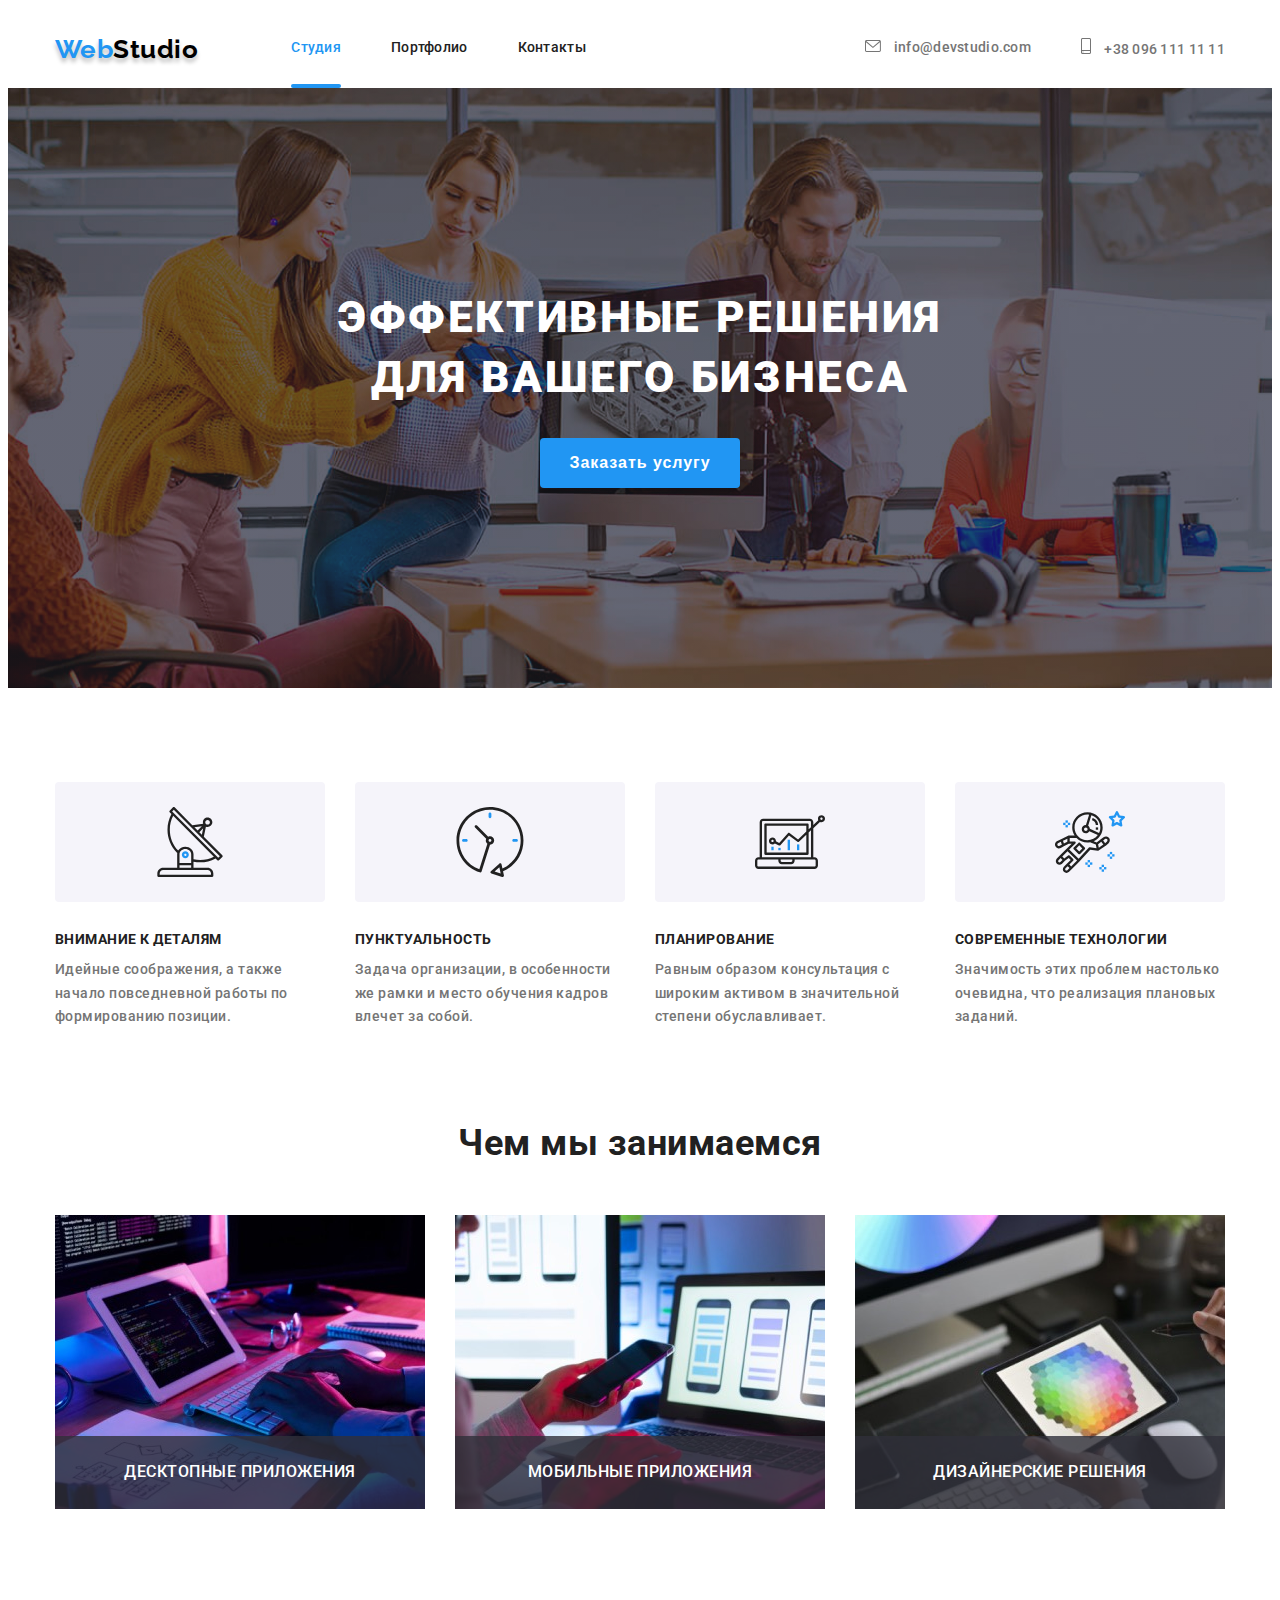
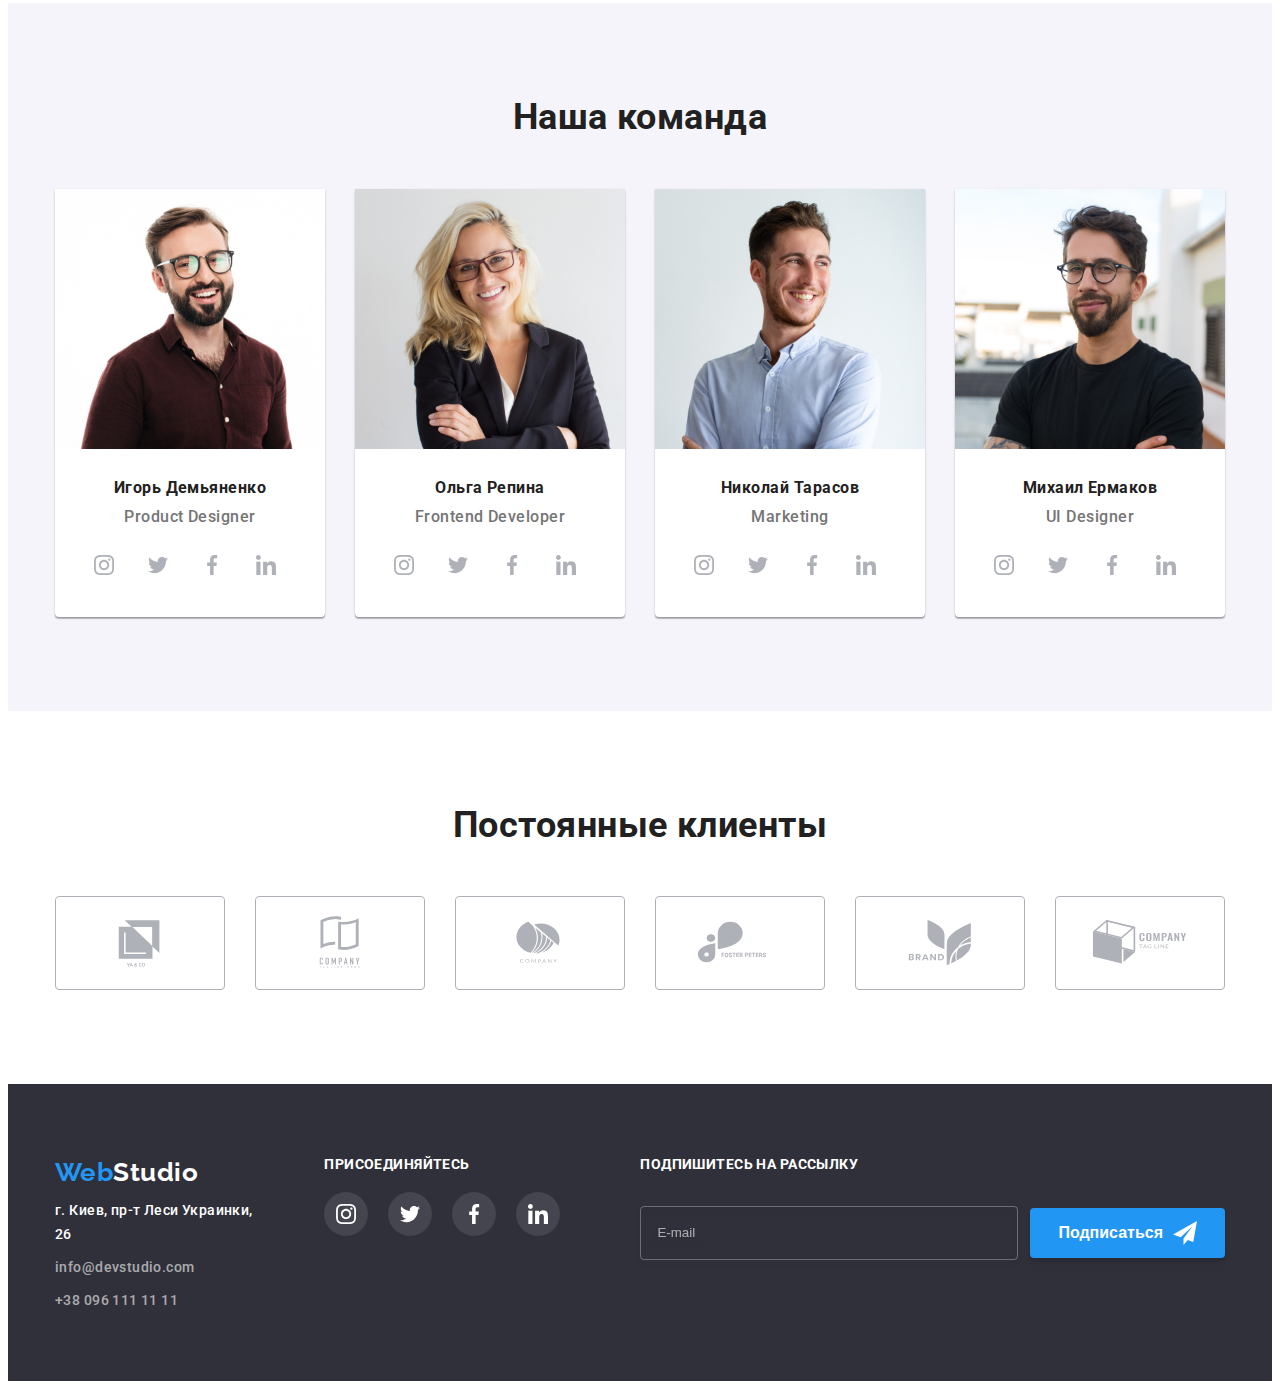
<file: index.html>
<!DOCTYPE html>
<html lang="ru">
  <head>
    <meta charset="UTF-8" />
    <meta http-equiv="X-UA-Compatible" content="IE=edge" />
    <meta name="viewport" content="width=device-width, initial-scale=1.0" />
    <link
      rel="stylesheet"
      href="https://cdnjs.cloudflare.com/ajax/libs/modern-normalize/1.0.0/modern-normalize.min.css"
      integrity="sha512-ISS7cAi1PEhQ8jnbJpJZMd29NlhNj4AWYyLOSp2CE/CsHxTCu+r+t0D2yoJudVrd0/8fTVPUVDzY5Tvli75u/g=="
      crossorigin="anonymous"
    />
    <link rel="stylesheet" href="./css/main.min.css" />
    <link rel="preconnect" href="https://fonts.gstatic.com" />
    <link
      href="https://fonts.googleapis.com/css2?family=Raleway:wght@700&family=Roboto:wght@400;500;700;900&display=swap"
      rel="stylesheet"
    />
    <title>WebStudio</title>
  </head>
  <body class="body">
    <!-- Header -->
   
    <header >
      <div class="container main-nav">
        <nav class="main-nav">
          <a href="" class="linklogo"
            ><span class="weblogo">Web</span
            ><span class="studiologo">Studio</span></a
          >
          <ul class="list menu">
            <li class="menu__item">
              <a href="./index.html" class="menu__link menu__studio menu__studio--current ">Студия</a>
            </li>
            <li class="menu__item">
              <a href="./portfolio.html" class="menu__link menu__portfolio "
                >Портфолио</a
              >
            </li>
            <li class="menu__item">
              <a href="" class="menu__link contacts-menu">Контакты</a>
            </li>
          </ul>
        </nav>

        <ul class="contacts list">
          <li class="contacts__item">
            <a href="mailto:info@devstudio.com" class="contacts__link link">
              <svg class="icon-mail">
                <use href="./images/icons.svg#icon-envelope"></use>
              </svg>
              info@devstudio.com
            </a>
          </li>

          <li>
            <a href="tel:+38096111111" class="contacts__link link">
              <svg class="icon-smartphone">
                <use href="./images/icons.svg#icon-smartphone"></use>
              </svg>
              +38 096 111 11 11</a
            >
          </li>
        </ul>
      </div>
    </header>
    <!-- Main container -->
    <main>
      <section class="main section-pos">
        <div class="container">
          <h1 class="main__main-title title">
            Эффективные решения<br />
            для вашего бизнеса
          </h1>
          <button data-modal-open type="button" class="button main__main-button ">
            Заказать услугу
          </button>
        </div>
      </section>

      <!-- Оur features -->

      <section class="features section-pos">
        <div class="container">
          <ul class="features__list list">
            <!-- Feature 1 -->
            <li class="features__item">
              <div class="features__thumb">
                <svg class="icon">
                  <use href="./images/icons.svg#icon-antenna"></use>
                </svg>
              </div>
              <h3 class="features__title">ВНИМАНИЕ К ДЕТАЛЯМ</h3>

              <p class="features__par">
                Идейные соображения, а также начало повседневной работы по
                формированию позиции.
              </p>
            </li>
            <!-- Feature 2 -->
            <li class="features__item">
              <div class="features__thumb">
                <svg class="icon">
                  <use href="./images/icons.svg#icon-clock"></use>
                </svg>
              </div>
              <h3 class="features__title">ПУНКТУАЛЬНОСТЬ</h3>

              <p class="features__par">
                Задача организации, в особенности же рамки и место обучения
                кадров влечет за собой.
              </p>
            </li>
            <!-- Feature 3 -->
            <li class="features__item">
              <div class="features__thumb">
                <svg class="icon">
                  <use href="./images/icons.svg#icon-diagram"></use>
                </svg>
              </div>
              <h3 class="features__title">ПЛАНИРОВАНИЕ</h3>
              <p class="features__par">
                Равным образом консультация с широким активом в значительной
                степени обуславливает.
              </p>
            </li>
            <!-- Feature 4 -->
            <li class="features__item">
              <div class="features__thumb">
                <svg class="icon">
                  <use href="./images/icons.svg#icon-astronaut"></use>
                </svg>
              </div>
              <h3 class="features__title">СОВРЕМЕННЫЕ ТЕХНОЛОГИИ</h3>

              <p class="features__par">
                Значимость этих проблем настолько очевидна, что реализация
                плановых заданий.
              </p>
            </li>
          </ul>
        </div>
      </section>

      <!-- =============================WHAT WE DO=========================== -->
      <section class="what-we-do section-pos">
        <div class="container">
          <h2 class="what-we-do__title title">Чем мы занимаемся</h2>
          <ul class="what-we-do__list list">
            <li class="what-we-do__item">
              <img
                src="images/imglaptop1.jpg"
                alt="Написание кода"
                width="370"
                height="294"
        
              />
                <p class="what-we-do__desk">Десктопные приложения</p>
            </li>
            <li class="what-we-do__item">
              <img
                src="images/imglaptop2.jpg"
                alt="Телефон в руке"
                width="370"
                height="294"
              />
              <p class="what-we-do__desk">Мобильные приложения</p>
            </li>
            <li class="what-we-do__item">
              <img
                src="images/imgtablet3.jpg"
                alt="Цветовая палитра на планшете"
                width="370"
                height="294"
              />
              <p class="what-we-do__desk">Дизайнерские решения</p>
            </li>
          </ul>
        </div>
      </section>

      <!-- ==================================Our team ==============================-->
      <section class="our-team section-pos">
        <div class="container">
          <h2 class="our-team__title title">Наша команда</h2>
          <ul class="our-team__list list">
            <!-- Igor -->
            <li class="our-team__item">
              <img
                class="our-team-img"
                width="270"
                height="260"
                src="images/imgigor1.jpg"
                alt=" Игорь Демьяненко"
              />
              <div class="our-team__content">
                <h3 class="our-team__name">Игорь Демьяненко</h3>
                <p class="our-team__job">Product Designer</p>
                <ul class="list social__list">
                  <li class="social__list-link">
                    <a href="" class="social-link-icon circle">
                      <svg class="social-icon">
                        <use href="./images/icons.svg#icon-instagram"></use>
                      </svg>
                    </a>
                  </li>

                  <li class="social__list-link">
                    <a href="" class="social-link-icon circle">
                      <svg class="social-icon">
                        <use href="./images/icons.svg#icon-twitter"></use>
                      </svg>
                    </a>
                  </li>

                  <li class="social__list-link">
                    <a href="" class="social-link-icon circle">
                      <svg class="social-icon">
                        <use href="./images/icons.svg#icon-facebook"></use>
                      </svg>
                    </a>
                  </li>

                  <li class="social__list-link">
                    <a href="" class="social-link-icon circle">
                      <svg class="social-icon">
                        <use href="./images/icons.svg#icon-linkedin"></use>
                      </svg>
                    </a>
                  </li>
                </ul>
              </div>
            </li>
            <!-- Olga -->
            <li class="our-team__item">
              <img
                class="our-team-img"
                src="images/imgolga2.jpg"
                alt=" Ольга Репина"
                width="270"
                height="260"
              />
              <div class="our-team__content">
                <h3 class="our-team__name">Ольга Репина</h3>
                <p class="our-team__job">Frontend Developer</p>
                <ul class="list social__list">
                  <li class="social__list-link">
                    <a href="" class="social-link-icon circle">
                      <svg class="social-icon">
                        <use href="./images/icons.svg#icon-instagram"></use>
                      </svg>
                    </a>
                  </li>

                  <li class="social__list-link">
                    <a href="" class="social-link-icon circle">
                      <svg class="social-icon">
                        <use href="./images/icons.svg#icon-twitter"></use>
                      </svg>
                    </a>
                  </li>

                  <li class="social__list-link">
                    <a href="" class="social-link-icon circle">
                      <svg class="social-icon">
                        <use href="./images/icons.svg#icon-facebook"></use>
                      </svg>
                    </a>
                  </li>

                  <li class="social__list-link">
                    <a href="" class="social-link-icon circle">
                      <svg class="social-icon">
                        <use href="./images/icons.svg#icon-linkedin"></use>
                      </svg>
                    </a>
                  </li>
                </ul>
              </div>
            </li>
            <!-- Nikola -->
            <li class="our-team__item">
              <img
                class="our-team-img"
                src="images/imgnikola3.jpg"
                alt=" Николай Тарасов"
                width="270"
                height="260"
              />
              <div class="our-team__content">
                <h3 class="our-team__name">Николай Тарасов</h3>
                <p class="our-team__job">Marketing</p>
                <ul class="list social__list">
                  <li class="social__list-link">
                    <a href="" class="social-link-icon circle">
                      <svg class="social-icon">
                        <use href="./images/icons.svg#icon-instagram"></use>
                      </svg>
                    </a>
                  </li>

                  <li class="social__list-link">
                    <a href="" class="social-link-icon circle">
                      <svg class="social-icon">
                        <use href="./images/icons.svg#icon-twitter"></use>
                      </svg>
                    </a>
                  </li>

                  <li class="social__list-link">
                    <a href="" class="social-link-icon circle">
                      <svg class="social-icon">
                        <use href="./images/icons.svg#icon-facebook"></use>
                      </svg>
                    </a>
                  </li>

                  <li class="social__list-link">
                    <a href="" class="social-link-icon circle">
                      <svg class="social-icon">
                        <use href="./images/icons.svg#icon-linkedin"></use>
                      </svg>
                    </a>
                  </li>
                </ul>
              </div>
            </li>
            <!-- Misha -->
            
            <li class="our-team__item">
              <img
                class="our-team-img"
                src="images/imgmisha4.jpg"
                alt=" Михаил Ермаков"
                width="270"
                height="260"
              />
              <div class="our-team__content">
                <h3 class="our-team__name">Михаил Ермаков</h3>
                <p class="our-team__job">UI Designer</p>


                <ul class="list social__list">
                  <li class="social__list-link">
                    <a href="" class="social-link-icon circle">
                      <svg class="social-icon">
                        <use href="./images/icons.svg#icon-instagram"></use>
                      </svg>
                    </a>
                  </li>

                  <li class="social__list-link">
                    <a href="" class="social-link-icon circle">
                      <svg class="social-icon">
                        <use href="./images/icons.svg#icon-twitter"></use>
                      </svg>
                    </a>
                  </li>

                  <li class="social__list-link">
                    <a href="" class="social-link-icon circle">
                      <svg class="social-icon">
                        <use href="./images/icons.svg#icon-facebook"></use>
                      </svg>
                    </a>
                  </li>

                  <li class="social__list-link">
                    <a href="" class="social-link-icon circle">
                      <svg class="social-icon">
                        <use href="./images/icons.svg#icon-linkedin"></use>
                      </svg>
                    </a>
                  </li>
                </ul>
              </div>
            </li>
          </ul>
        </div>
      </section>

      <!-- ======================== CLIENTS-============ -->
      <section class="clients">
        <div class="container section-pos">
          <h2 class="title">Постоянные клиенты</h2>
          <ul class="clients-list list">
            <li class="clients-list__item">
             
                <a href="" class="clients-list__logo-link">
                  <svg class="clients-list__clients-logo">
                    <use href="./images/icons.svg#icon-Logo"></use>
                  </svg>
                </a>
           
            </li>

            <li class="clients-list__item">
           
                <a href="" class="clients-list__logo-link">
                  <svg class="clients-list__clients-logo">
                    <use href="./images/icons.svg#icon-Logo2"></use>
                  </svg>
                </a>
          
            </li>

            <li class="clients-list__item">
            
                <a href="" class="clients-list__logo-link">
                  <svg class="clients-list__clients-logo">
                    <use href="./images/icons.svg#icon-Logo3"></use>
                  </svg>
                </a>
         
            </li>
            <li class="clients-list__item">
             
                <a href="" class="clients-list__logo-link">
                  <svg class="clients-list__clients-logo">
                    <use href="./images/icons.svg#icon-Logo4"></use>
                  </svg>
                </a>
        
            </li>

            <li class="clients-list__item">
              
                <a href="" class="clients-list__logo-link">
                  <svg class="clients-list__clients-logo">
                    <use href="./images/icons.svg#icon-Logo5"></use>
                  </svg>
                </a>
           
            </li>

            <li class="clients-list__item">
           
                <a href="" class="clients-list__logo-link">
                  <svg class="clients-list__clients-logo">
                    <use href="./images/icons.svg#icon-Logo6"></use>
                  </svg>
                </a>
       
            </li>
          </ul>
        </div>
      </section>
    </main>
    <!-- ==================Footer===================== -->
    <footer class="footer section-pos">
      <div class="container footer__container">
        <div class="footer__left-block">
        <div class="footer__left-side">
          <a href="./index.html" class="linklogo linklogo-footer">
            <span class="footer__weblogo">Web</span
            ><span class="studiologo-white">Studio</span>
          </a>

          <address class="address">
            <ul class="adress-list list">
              <li class="adress-list__item">
                <p class="adress-p">г. Киев, пр-т Леси Украинки, 26</p>
              </li>
              <li class="adress-list__item">
                <a href="mailto:info@devstudio.com" class="adress-list__contact link"
                  >info@devstudio.com</a
                >
              </li>
              <li class="adress-list__item">
                <a href="tel:+380961111111" class="adress-list__contact link"
                  >+38 096 111 11 11</a
                >
              </li>
            </ul>
          </address>
        </div>
        <div class="footer-join">
          <p class="join-title">присоединяйтесь</p>
          <ul class="join-list list">
            <li class="join-item">
              <a class="join-icon" href="">
                <svg class="join-icon__logo">
                  <use href="./images/icons.svg#icon-instagram2"></use>
                </svg>
              </a>
            </li>
            <li class="join-item">
              <a class="join-icon" href="">
                <svg class="join-icon__logo">
                  <use href="./images/icons.svg#icon-twitter2"></use>
                </svg>
              </a>
            </li>
            <li class="join-item">
              <a class="join-icon" href="">
                <svg class="join-icon__logo">
                  <use href="./images/icons.svg#icon-facebook2"></use>
                </svg>
              </a>
            </li>
            <li class="join-item">
              <a class="join-icon" href="">
                <svg class="join-icon__logo">
                  <use href="./images/icons.svg#icon-linkedin2"></use>
                </svg>
              </a>
            </li>
          </ul>
        </div>
        </div>
        <!-- RIGHT BLOCK -->
        <div class="footer__right-block">
   
          <form class="footer-subscribe-form">
          
              <p class="footer-subscribe-text ">Подпишитесь на рассылку</p>
            
            <input
              class="footer-subscribe-form__subscribe-input"
              type="email"
              name="subscribe-user-email"
              placeholder="E-mail"
              id="user-email"
            />
          
            <button class=" button-subscribe" type="submit">
              Подписаться
              <svg class="button-subscribe__icon-send">
                <use href="./images/icons.svg#icon-send"></use>
              </svg>
            </button>
         
          </form>
      </div>
      </div>
    </footer>












    
    
    <div class="backdrop is-hidden" data-modal>
      <div class="modal">
        <p class="modal__text-title">Оставьте свои данные, мы вам перезвоним</p>
        <form>
          <label class="modal__label">Имя</label>
          <span class="modal__user-name-thumb">
            <input class="modal__input" type="text" name="user-name" />
            <svg class="modal__icon-modal modal__icon-person-modal">
              <use href="./images/icons.svg#icon-person"></use>
            </svg>
          </span>

          <label class="modal__label">Телефон</label>
          <span class="modal__user-phone-thumb">
            <input class="modal__input" type="tel" name="user-phone" />
            <svg class="modal__icon-modal modal__icon-phone-modal">
              <use href="./images/icons.svg#icon-phone"></use>
            </svg>
          </span>

          <label class="modal__label">Почта</label>
          <span class="modal__user-email-thumb">
            <input class="modal__input" type="email" name="user-email" />
            <svg class="modal__icon-modal modal__icon-email-modal">
              <use href="./images/icons.svg#icon-email"></use>
            </svg>
          </span>

          <label class="modal__label">Комментарий</label>
          <textarea
            placeholder="Введите текст"
            class="modal__user-comments"
            name="user-comments"
          ></textarea>

          <input
            class="modal__form-checkbox visually-hidden"
            type="checkbox"
            name="user-policy"
            id="user-policy"
          />

          <label class="user-agree-policy" for="user-policy">
            <span class="user-agree-policy__check-wrap">
              <svg class="user-agree-policy__icon-agree">
                <use href="./images/icons.svg#icon-check"></use>
              </svg>
            </span>
            Соглашаюсь с рассылкой и принимаю
            <a href="" class=" user-agree-policy__link">Условия договора</a></label
          >
          <button class="modal__form-button" type="submit">Отправить</button>
        </form>

        <button class="modal__close" type="button" data-modal-close>
          <svg class="modal__icon-close">
            <use href="./images/icons.svg#icon-close"></use>
          </svg>
        </button>
      </div>
    </div> 
    <script src="./modal.js"></script>
  </body>
</html>
</file>
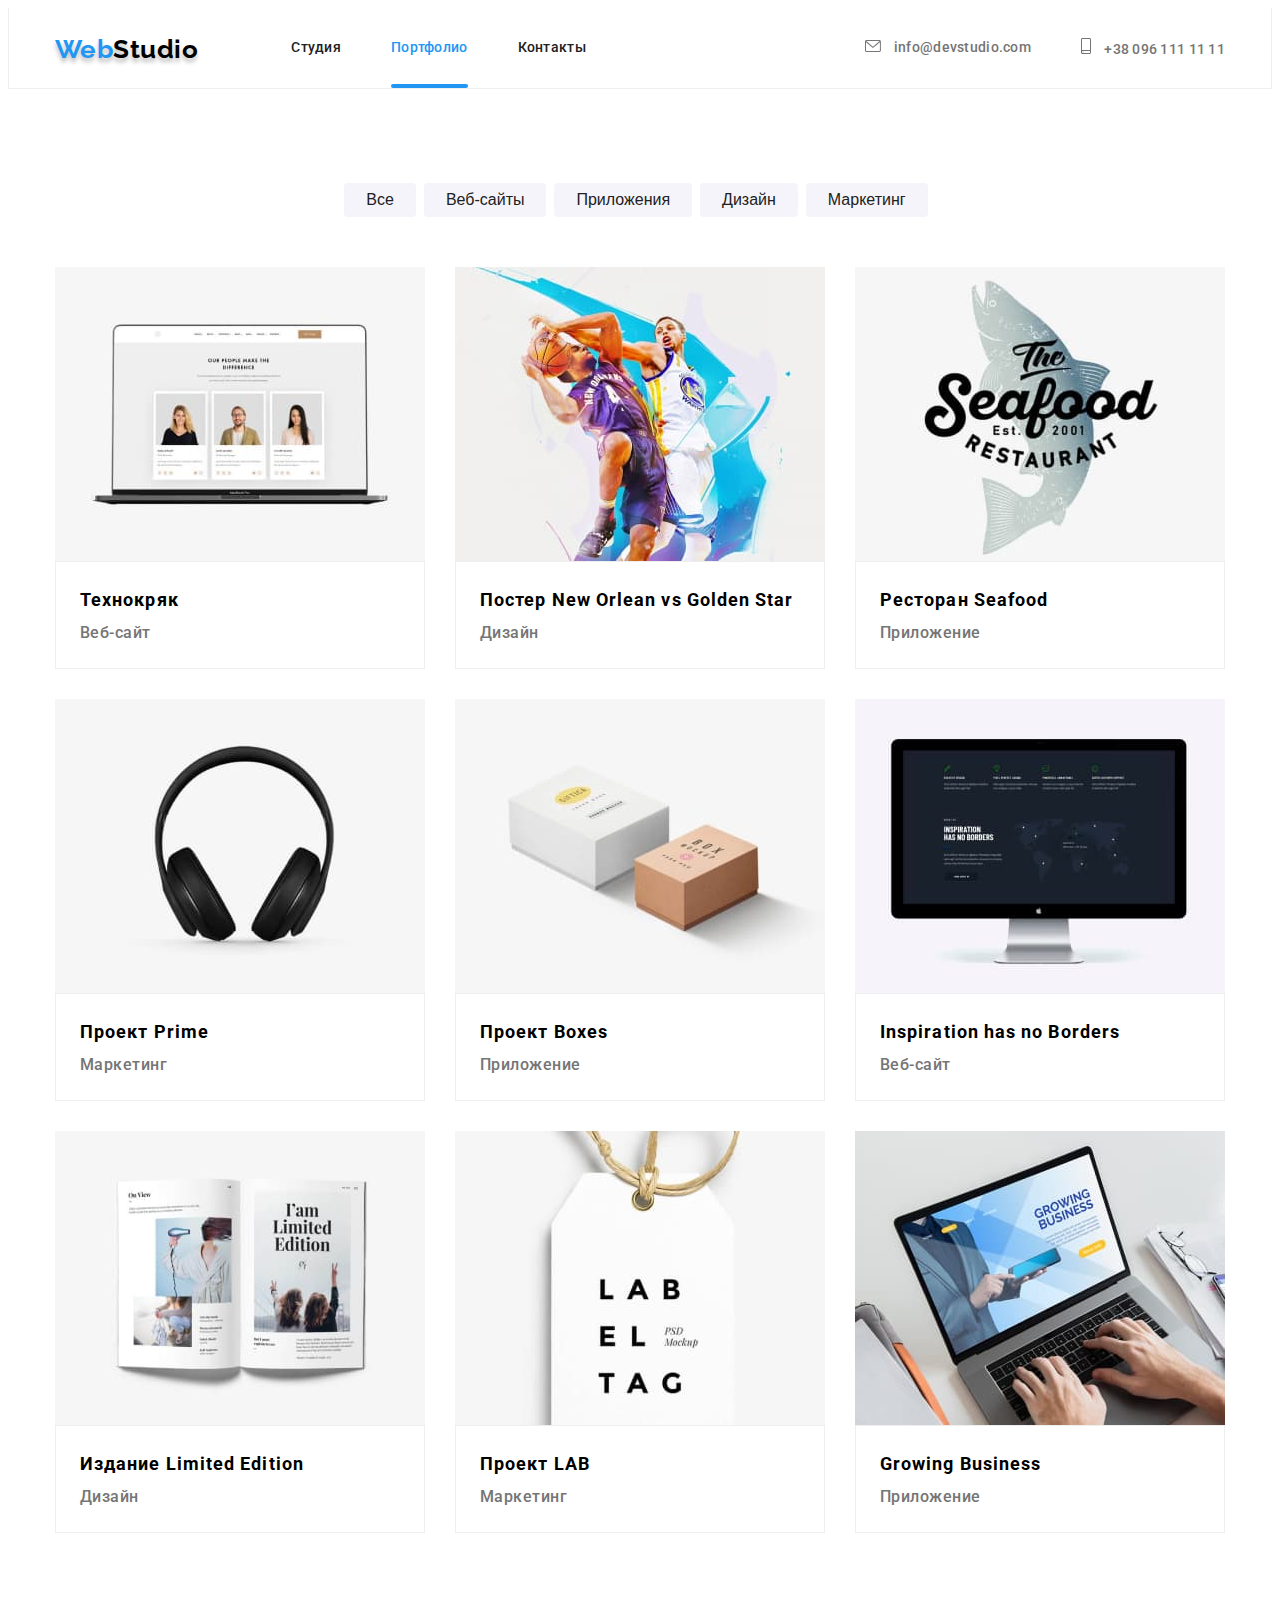
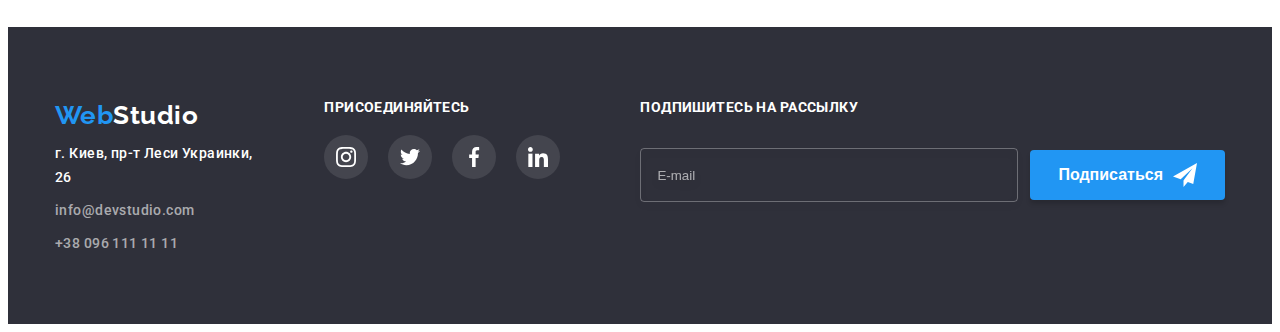
<file: portfolio.html>
<!DOCTYPE html>
<html lang="en">
  <head>
    <meta charset="UTF-8" />
    <meta http-equiv="X-UA-Compatible" content="IE=edge" />
    <meta name="viewport" content="width=device-width, initial-scale=1.0" />
    <link
      rel="stylesheet"
      href="https://cdnjs.cloudflare.com/ajax/libs/modern-normalize/1.0.0/modern-normalize.min.css"
      integrity="sha512-ISS7cAi1PEhQ8jnbJpJZMd29NlhNj4AWYyLOSp2CE/CsHxTCu+r+t0D2yoJudVrd0/8fTVPUVDzY5Tvli75u/g=="
      crossorigin="anonymous"
    />
    <link rel="stylesheet" href="./css/main.min.css" />
    <link rel="preconnect" href="https://fonts.gstatic.com" />
    <link
      href="https://fonts.googleapis.com/css2?family=Raleway:wght@700&family=Roboto:wght@400;500;700;900&display=swap"
      rel="stylesheet"
    />

    <title>WebStudio</title>
  </head>
  <body class="body">
    <!-- Header -->
    <header class="outline">
      <div class="container main-nav">
        <nav class="main-nav">
          <a href="" class="linklogo"
            ><span class="weblogo">Web</span
            ><span class="studiologo">Studio</span></a
          >
          <ul class="list menu">
            <li class="menu__item">
              <a href="./index.html" class="menu__link ">Студия</a>
            </li>
            <li class="menu__item">
              <a href="./portfolio.html" class="menu__link menu__portfolio menu__portfolio--current"
                >Портфолио</a
              >
            </li>
            <li class="menu__item">
              <a href="" class="menu__link contacts-menu">Контакты</a>
            </li>
          </ul>
        </nav>

        <ul class="contacts list">
          <li class="contacts__item">
            <a href="mailto:info@devstudio.com" class="contacts__link link">
              <svg class="icon-mail">
                <use href="./images/icons.svg#icon-envelope"></use>
              </svg>
              info@devstudio.com
            </a>
          </li>

          <li>
            <a href="tel:+38096111111" class="contacts__link link">
              <svg class="icon-smartphone">
                <use href="./images/icons.svg#icon-smartphone"></use>
              </svg>
              +38 096 111 11 11</a
            >
          </li>
        </ul>
      </div>
    </header>
    <main>
      <!-- Filters -->
      <div class="filters section-pos">
        <div class="container">
          <ul class="filters__list list">
            <li class="filters__item">
              <button type="button" class="filters__button button-all">
                Все
              </button>
            </li>
            <li class="filters__item">
              <button type="button" class="filters__button button-web">
                Веб-сайты
              </button>
            </li>
            <li class="filters__item">
              <button type="button" class="filters__button button-app">
                Приложения
              </button>
            </li>
            <li class="filters__item">
              <button type="button" class="filters__button button-design">
                Дизайн
              </button>
            </li>
            <li class="filters__item">
              <button type="button" class="filters__button button-marketing">
                Маркетинг
              </button>
            </li>
          </ul>
        </div>
      </div>
      <!-- ========================Portfolio projects===============-->
      <section class="portfolio section-pos">
        <div class=" portfolio__container container ">
          <ul class="portfolio__list list">
            <li class="portfolio__item">
              <a href="" class="link">
                <div class=portfolio__card-overlay >
                <img
                  src="./images/imgtech1.jpg"
                  alt="laptop with open web-page"
                  width="370"
                  height="294"
                />
                  <p  class="portfolio__card-description ">Технокряк это современная площадка распространения коронавируса. Компании используют эту платформу для цифрового шпионажа и атак на защищённые сервера конкурентов.</p>
                </div>
             
              <div class="portfolio-content">
                <h4 class="portfolio-content__portfolio-title">Технокряк</h4>
                <p class="portfolio-content__portfolio-desk">Веб-сайт</p>
              </div>
            </a>
            </li>
            <li class="portfolio__item">
              <a href="" class="link">
                <div class=portfolio__card-overlay >
                <img
                  src="./images/imgposter2.jpg"
                  alt="poster New Orlean vs Golden Star"
                  width="370"
                  height="294"
              />
              <p  class="portfolio__card-description"></p>
             </div>
            
              <div class="portfolio-content">
                <h4 class="portfolio-content__portfolio-title ">
                  Постер New Orlean vs Golden Star
                </h4>
                <p class="portfolio-content__portfolio-desk">Дизайн</p>
              </div>
            </a>
            </li>
            <li class="portfolio__item">
              <a href="" class="link">
                
                <div class=portfolio__card-overlay >
                <img
                  src="./images/imgseafood3.jpg"
                  alt="poster seafood restaurant"
                  width="370"
                  height="294"
              />
              <p  class="portfolio__card-description "></p>
              </div>
           
              <div class="portfolio-content">
                <h4 class="portfolio-content__portfolio-title ">Ресторан Seafood</h4>
                <p class="portfolio-content__portfolio-desk">Приложение</p>
              </div>
            </a>
            </li>
            <li class="portfolio__item">
              <a href="" class="link"
                ><div class=portfolio__card-overlay ><img
                  src="./images/imgprime4.jpg"
                  alt="headphones"
                  width="370"
                  height="294"
              />
              <p  class="portfolio__card-description "></p>
              </div>
            
              <div class="portfolio-content">
                <h4 class="portfolio-content__portfolio-title ">Проект Prime</h4>
                <p class="portfolio-content__portfolio-desk">Маркетинг</p>
              </div>
            </a>
            </li>
            <li class="portfolio__item">
              <a href="" class="link"
                ><div class=portfolio__card-overlay >
                <img
                  src="./images/imgbox5jpg.jpg"
                  alt="Boxes"
                  width="370"
                  height="294"
              />
              <p  class="portfolio__card-description "></p>
              </div>
            
              <div class="portfolio-content">
                <h4 class="portfolio-content__portfolio-title ">Проект Boxes</h4>
                <p class="portfolio-content__portfolio-desk">Приложение</p>
              </div>
            </a>
            </li>
            <li class="portfolio__item">
              <a href="" class="link"> <div class=portfolio__card-overlay >
                <img
                  src="./images/imginspiration6.jpg"
                  alt="display"
                  width="370"
                  height="294"
              />
              <p  class="portfolio__card-description"></p>
              </div>
           
              <div class="portfolio-content">
                <h4 class="portfolio-content__portfolio-title ">Inspiration has no Borders</h4>
                <p class="portfolio-content__portfolio-desk">Веб-сайт</p>
              </div> </a>
            </li>
            <li class="portfolio__item">
              <a href="" class="link"
                ><div class=portfolio__card-overlay ><img
                  src="./images/imglimitededition7.jpg"
                  alt="magazine"
                  width="370"
                  height="294"
              />
              <p  class="portfolio__card-description"></p>
              </div>
            
              <div class="portfolio-content">
                <h4 class="portfolio-content__portfolio-title ">Издание Limited Edition</h4>
                <p class="portfolio-content__portfolio-desk">Дизайн</p>
              </div>
            </a>
            </li>
            <li class="portfolio__item">
              <a href="" class="link"><div class=portfolio__card-overlay >
                <img
                  src="./images/imglab8.jpg"
                  alt="lab logo"
                  width="370"
                  height="294"
              />
              <p  class="portfolio__card-description "></p>
              </div>
           
              <div class="portfolio-content">
                <h4 class="portfolio-content__portfolio-title ">Проект LAB</h4>
                <p class="portfolio-content__portfolio-desk">Маркетинг</p>
              </div>
            </a>
            </li>
            <li class="portfolio__item">
              <a href="" class="link"
                ><div class=portfolio__card-overlay ><img
                  src="./images/imggrowbis9.jpg"
                  alt="laptop with open web-page"
                  width="370"
                  height="294"
              />
              <p  class="portfolio__card-description "></p>
              </div>
          
              <div class="portfolio-content">
                <h4 class="portfolio-content__portfolio-title ">Growing Business</h4>
                <p class="portfolio-content__portfolio-desk">Приложение</p>
              </div>
            </a>
            </li>
          </ul>
        </div>
      </section>
    </main>
    <!-- Footer -->
    <footer class="footer section-pos">
      <div class="container footer__container">
        <div class="footer__left-block">
        <div class="footer__left-side">
          <a href="./index.html" class="linklogo linklogo-footer">
            <span class="footer__weblogo">Web</span
            ><span class="studiologo-white">Studio</span>
          </a>

          <address class="address">
            <ul class="adress-list list">
              <li class="adress-list__item">
                <p class="adress-p">г. Киев, пр-т Леси Украинки, 26</p>
              </li>
              <li class="adress-list__item">
                <a href="mailto:info@devstudio.com" class="adress-list__contact link"
                  >info@devstudio.com</a
                >
              </li>
              <li class="adress-list__item">
                <a href="tel:+380961111111" class="adress-list__contact link"
                  >+38 096 111 11 11</a
                >
              </li>
            </ul>
          </address>
        </div>
        <div class="footer-join">
          <p class="join-title">присоединяйтесь</p>
          <ul class="join-list list">
            <li class="join-item">
              <a class="join-icon" href="">
                <svg class="join-icon__logo">
                  <use href="./images/icons.svg#icon-instagram2"></use>
                </svg>
              </a>
            </li>
            <li class="join-item">
              <a class="join-icon" href="">
                <svg class="join-icon__logo">
                  <use href="./images/icons.svg#icon-twitter2"></use>
                </svg>
              </a>
            </li>
            <li class="join-item">
              <a class="join-icon" href="">
                <svg class="join-icon__logo">
                  <use href="./images/icons.svg#icon-facebook2"></use>
                </svg>
              </a>
            </li>
            <li class="join-item">
              <a class="join-icon" href="">
                <svg class="join-icon__logo">
                  <use href="./images/icons.svg#icon-linkedin2"></use>
                </svg>
              </a>
            </li>
          </ul>
        </div>
        </div>
        <!-- RIGHT BLOCK -->
        <div class="footer__right-block">
   
          <form class="footer-subscribe-form">
          
              <p class="footer-subscribe-text ">Подпишитесь на рассылку</p>
            
            <input
              class="footer-subscribe-form__subscribe-input"
              type="email"
              name="subscribe-user-email"
              placeholder="E-mail"
              id="user-email"
            />
          
            <button class=" button-subscribe" type="submit">
              Подписаться
              <svg class="button-subscribe__icon-send">
                <use href="./images/icons.svg#icon-send"></use>
              </svg>
            </button>
         
          </form>
      </div>
      </div>
    </footer>
    
  </body>
</html>
</file>
<file: css/main.min.css>
.body{font-family:"Roboto", sans-serif}h1,h2,h3,h4,h5,h6,p{margin:0}ul,ol{margin:0;padding:0}img{display:block;width:100%;height:auto}.list{list-style:none;margin:0;padding:0}.link{text-decoration:none}.container{width:1200px;padding-left:15px;padding-right:15px;margin:auto;box-sizing:border-box}:root{--txt-title-color: #212121;--txt-nav-color: #000;--txt-main-color: #757575;--c-footer-color: #2f303a;--c-accent-color: #2196f3;--c-background-color: #fff;--c-banner-color: #2f303a;--c-white-color: #fff;--txt-titile-white-color:#fff;--txt-button-color:#fff;--txt-title2-color: #212121;--txt-color: #212121;--join-icon-color: rgb(255, 255, 255, 0.1);--portfolio-card-color: rgba(33, 150, 243, 0.9)}.body{font-family:"Roboto", sans-serif;letter-spacing:0.03em;font-size:16px;line-height:1.18;color:var(--txt-main-color);font-weight:500}.section-pos{padding-top:94px;padding-bottom:94px}.title{font-weight:700;color:#212121;text-align:center;font-size:36px;line-height:1.16;color:var(--txt-title-color);margin-bottom:50px;text-align:center}.visually-hidden{position:absolute !important;clip:rect(1px 1px 1px 1px);clip:rect(1px, 1px, 1px, 1px);padding:0 !important;border:0 !important;height:1px !important;width:1px !important;overflow:hidden}.outline{border:1px solid #eeeeee;border-top:none}.main-nav{display:flex;align-items:center;justify-content:space-between}.menu{position:relative;display:flex;margin-left:93px;color:var(--txt-nav-color);line-height:1.14em;letter-spacing:0.02em;font-weight:500;font-size:14px}.icon-mail{width:16px;height:12px;margin-right:10px;fill:#757575}.icon-smartphone{width:10px;height:16px;margin-right:10px;fill:#757575}.contacts__item,.menu__item:not(:last-child){margin-right:50px}.menu .menu__link:hover,.menu .menu__link:focus{color:var(--c-accent-color);transition:color 250ms cubic-bezier(0.4, 0, 0.2, 1)}.menu .menu__studio.menu__studio--current{position:relative;color:var(--c-accent-color);transition:color 250ms cubic-bezier(0.4, 0, 0.2, 1)}.menu .menu__studio.menu__studio--current::after{position:absolute;content:'';display:block;background-color:var(--c-accent-color);height:4px;width:100%;bottom:0;border-radius:2px}.menu .menu__portfolio.menu__portfolio--current{position:relative;color:var(--c-accent-color);transition:color 250ms cubic-bezier(0.4, 0, 0.2, 1)}.menu .menu__portfolio.menu__portfolio--current::after{position:absolute;content:'';display:block;background-color:var(--c-accent-color);height:4px;width:100%;bottom:0;border-radius:2px}.menu__link{display:block;padding-top:32px;padding-bottom:32px;text-decoration:none;font-size:14px;line-height:1.14;letter-spacing:0.02em;color:var(--txt-title-color)}.contacts{display:flex}.contacts__link{text-decoration:none;font-size:14px;line-height:1.14;letter-spacing:0.02em;color:var(--txt-main-color)}.contacts .contacts__link:hover .icon-smartphone,.contacts .contacts__link:hover .icon-mail,.contacts .contacts__link:focus .icon-mail,.contacts .contacts__link:focus .icon-smartphone{fill:var(--c-accent-color);transition:fill 250ms cubic-bezier(0.4, 0, 0.2, 1)}.contacts__link:hover,.contacts__link:focus{color:var(--c-accent-color);transition:color 250ms cubic-bezier(0.4, 0, 0.2, 1)}.linklogo{text-decoration:none;font-family:"Raleway", sans-serif;font-weight:700;font-size:26px;line-height:31px;padding-top:13px}.weblogo{color:#2196f3;text-shadow:0px 4px 4px rgba(0,0,0,0.25)}.studiologo{text-shadow:0px 4px 4px rgba(0,0,0,0.25);color:var(--txt-nav-color)}.studiologo-white{color:var(--c-white-color)}.footer__weblogo{color:var(--c-accent-color)}.section-pos.main{background:#2f303a;background-image:linear-gradient(rgba(47,48,58,0.4), rgba(47,48,58,0.4)),url("../images/Imgbackground.jpg");background-repeat:no-repeat;background-position:center;background-size:cover;margin:0 auto;text-align:center;padding-top:200px;padding-bottom:200px}.main__main-title{margin-bottom:30px;margin-top:0px;color:var(--txt-titile-white-color);text-transform:uppercase;font-weight:900;font-size:44px;line-height:1.36em;letter-spacing:0.06em}.button{font-weight:700;font-size:16px;line-height:1.87;letter-spacing:0.06em;border:none;color:var(--txt-button-color);background:var(--c-accent-color);max-width:200px;box-shadow:0px 4px 4px rgba(0,0,0,0.15);border-radius:4px}.button:hover,.button:focus{cursor:pointer;transition:cursor 250ms cubic-bezier(0.4, 0, 0.2, 1)}.main__main-button{width:200px;height:50px;margin-left:auto;margin-right:auto}.button-subscribe{display:flex;align-items:center;max-width:200px;height:auto;padding:10px 28px;font-weight:700;font-size:16px;line-height:1.87;box-shadow:0px 4px 4px rgba(0,0,0,0.15);border-radius:4px;border:none;color:var(--txt-button-color);background-color:var(--c-accent-color);transition:box-shadow 250ms cubic-bezier(0.4, 0, 0.2, 1),background 250ms cubic-bezier(0.4, 0, 0.2, 1);cursor:pointer}.button-subscribe:hover,.button-subscribe:focus{outline-color:#188ce8;background:#188ce8;box-shadow:0px 4px 4px rgba(0,0,0,0.15);border-radius:4px}.button-subscribe__icon-send{width:24px;height:24px;margin-left:10px;vertical-align:middle;fill:#ffffff}.filters__button{display:block;font-weight:500;font-size:16px;color:#212121;background:#f5f4fa;border-radius:4px;border:none;padding:8px 22px}.filters__button:hover,.filters__button:focus{cursor:pointer;background-color:#2196f3;color:white;box-shadow:0px 3px 1px rgba(0,0,0,0.1),0px 1px 2px rgba(0,0,0,0.08),0px 2px 2px rgba(0,0,0,0.12);transition:background-color 250ms cubic-bezier(0.4, 0, 0.2, 1),color 250ms cubic-bezier(0.4, 0, 0.2, 1),box-shadow 250ms cubic-bezier(0.4, 0, 0.2, 1)}.modal__form-button{display:block;margin-top:30px;margin-left:auto;margin-right:auto;padding:10px 56px;font-weight:700;font-size:16px;line-height:1.87;box-shadow:0px 4px 4px rgba(0,0,0,0.15);border-radius:4px;border:none;color:#ffffff;background-color:var(--c-accent-color);transition:box-shadow 250ms cubic-bezier(0.4, 0, 0.2, 1),background 250ms cubic-bezier(0.4, 0, 0.2, 1);cursor:pointer}.modal__form-button:hover,.modal__form-button:focus{background:#188ce8;box-shadow:0px 4px 4px rgba(0,0,0,0.15);border-radius:4px}.features__list .features__thumb{display:flex;justify-content:center;align-items:center;width:100%;height:120px;background:#f5f4fa;border-radius:4px;margin-bottom:30px}.icon{width:70px;height:70px;background-position:center;align-items:center}.section-pos.features{padding-bottom:0px}.features__list{display:flex;flex-wrap:wrap;margin-left:-30px;margin-top:0px}.features__item{flex-basis:calc((100% - 120px) / 4);margin-left:30px;margin-top:0px}.features__title{font-weight:700;font-size:14px;line-height:1.14;margin-bottom:10px;text-transform:uppercase;color:var(--txt-title-color)}.features__par{font-size:14px;line-height:1.71;color:var(--txt-main-color)}.what-we-do__title{font-weight:700;font-size:36px;line-height:1.16;margin-bottom:50px;text-align:center}.what-we-do__list{position:relative;display:flex;flex-wrap:wrap;margin-left:-30px;margin-top:-30px}.what-we-do__item{position:relative;flex-basis:calc((100% - 90px) / 3);margin-left:30px;margin-top:30px}.what-we-do__desk{position:absolute;bottom:0;left:0%;right:0;padding-top:27px;text-align:center;padding-bottom:27px;background:rgba(47,48,58,0.8);color:white;text-transform:uppercase}.our-team{background:#f5f4fa}.our-team__title{font-weight:700;font-size:36px;line-height:1.16;color:var(--txt-title-color);margin-bottom:50px;text-align:center}.our-team__list{display:flex;flex-wrap:wrap;margin-left:calc(-1 * 30px);margin-top:calc(-1 * 30px)}.our-team__item{background-color:var(--c-background-color);box-shadow:0px 1px 3px rgba(0,0,0,0.12),0px 1px 1px rgba(0,0,0,0.14),0px 2px 1px rgba(0,0,0,0.2);border-radius:0px 0px 4px 4px}.our-team__content{padding-top:30px;padding-bottom:30px}.our-team__name{font-size:16px;line-height:1.18;color:var(--txt-title2-color);text-align:center;margin-bottom:10px}.our-team__job{font-size:16px;line-height:1.18;color:var(--txt-main-color);text-align:center}.our-team__list .our-team__item{flex-basis:calc((100% - 120px) / 4);margin-left:30px;margin-top:30px}.social__list{display:flex;justify-content:center;margin-top:16px}.social__list-link .circle{display:flex;margin-right:10px;align-items:center;height:44px;width:44px;fill:#afb1b8;background-size:20px;border-radius:50%}.social-icon{height:20px}.circle:hover,.circle:focus{transition:background-color 250ms cubic-bezier(0.4, 0, 0.2, 1),fill 250ms cubic-bezier(0.4, 0, 0.2, 1);background-color:var(--c-accent-color);fill:#ffffff}.clients-list{display:flex;flex-wrap:wrap;margin-left:-30px;margin-top:-50px}.clients-list .clients-list__item{display:flex;flex-basis:calc(100% / 6 - 30px);margin-left:30px;margin-top:50px}.clients-list .clients-list__item .clients-list__logo-link{display:flex;justify-content:center;align-items:center;border:1px solid #afb1b8;border-radius:4px;width:100%;height:92px}.clients-list .clients-list__item .clients-list__clients-logo{width:106px;height:60px;fill:#afb1b8;cursor:pointer}.clients-list__itemitem .clients-list__clients-logo:hover{fill:var(--c-accent-color);transition:fill 250ms cubic-bezier(0.4, 0, 0.2, 1)}.clients-list__item .clients-list__logo-link:hover .clients-list__clients-logo,.clients-list__logo-link:focus .clients-list__clients-logo{fill:var(--c-accent-color);transition:fill 250ms cubic-bezier(0.4, 0, 0.2, 1)}.clients-list__item .clients-list__logo-link:hover,.clients-list__item .clients-list__logo-link:focus{transition:border 250ms cubic-bezier(0.4, 0, 0.2, 1),border-radius 250ms cubic-bezier(0.4, 0, 0.2, 1);border:1px solid #2196f3;border-radius:4px}.footer{background:var(--c-footer-color)}.section-pos.footer{padding-top:60px;padding-bottom:60px}.footer__left-block{display:flex;flex-basis:calc((100% - 30px) / 2);margin-right:70px}.linklogo{display:block;padding-bottom:10px}.footer__container{display:flex}.footer__left-side{display:flex;flex-basis:calc((100% - 30px) / 2);flex-direction:column;margin-right:70px}.adress{font-size:14px;line-height:1.71}.adress-list__item{margin-bottom:9px;font-size:14px;line-height:24px;letter-spacing:0.03em}.adress-p{color:#ffffff;font-style:normal;font-size:14px;line-height:24px;letter-spacing:0.03em}.adress-list__contact{color:rgba(255,255,255,0.6);font-style:normal}.footer-join{display:flex;flex-direction:column;padding-top:12px;flex-basis:calc((100% - 30px) / 2)}.join-title{font-style:normal;font-weight:bold;font-size:14px;line-height:16px;letter-spacing:0.03em;text-transform:uppercase;color:#ffffff}.join-list{display:flex}.join-item{margin-top:20px}.join-item:not(:last-child){margin-right:10px}.join-icon{display:flex;align-items:center;justify-content:center;width:44px;height:44px;background:rgba(255,255,255,0.1);border-radius:50%;margin-right:10px}.join-icon__logo{width:20px;height:20px;fill:var(--join-icon-color)}.join-icon:hover,.join-icon:focus{background-color:var(--c-accent-color);transition:background-color 250ms cubic-bezier(0.4, 0, 0.2, 1)}.footer__right-block{display:flex}.footer-subscribe-form{display:flex;position:relative;align-items:center;flex-basis:calc((100% - 30px) / 2)}.footer-subscribe-form__subscribe-input{width:358px;height:50px;padding-left:16px;margin-right:12px;border:1px solid rgba(255,255,255,0.3);filter:drop-shadow(0px 4px 4px rgba(0,0,0,0.15));border-radius:4px;color:var(--txt-color);background-color:inherit}.footer-subscribe-form__subscribe-input::placeholder{color:rgba(255,255,255,0.6)}.footer-subscribe-text{color:var(--c-background-color);position:absolute;top:12px;font-weight:bold;font-size:14px;line-height:16px;letter-spacing:0.03em;text-transform:uppercase}.section-pos.filters{padding-bottom:50px}.filters__list{display:flex;justify-content:center}.filters__item{margin-right:8px}.portfolio{padding-top:0px;position:relative}.portfolio__list{display:flex;flex-wrap:wrap;margin-left:-30px;margin-top:-30px}.portfolio__item{position:relative;flex-basis:calc((100% - 90px) / 3);margin-left:30px;margin-top:30px}.portfolio__item:hover,.portfolio__item:focus{box-shadow:0px 1px 1px rgba(0,0,0,0.12),0px 4px 4px rgba(0,0,0,0.06),1px 4px 6px rgba(0,0,0,0.16);cursor:pointer;transition:box-shadow 250ms cubic-bezier(0.4, 0, 0.2, 1)}.portfolio-content{padding:20px 24px;border:1px solid #eeeeee}.portfolio-content__portfolio-title{font-weight:700;font-size:18px;line-height:2;letter-spacing:0.06em;color:#000}.portfolio-content__portfolio-desk{font-size:16px;line-height:1.87;color:var(--txt-main-color)}.portfolio__card-overlay{position:relative;overflow:hidden}.portfolio__card-description{top:50%;left:50%;width:100%;height:100%;transform:translate(-50%, 50%);position:absolute;text-align:left;background-color:var(--portfolio-card-color);color:white;padding:63px 24px;font-weight:normal;font-size:18px;line-height:28px;visibility:hidden;letter-spacing:0.03em;transition:transform 250ms cubic-bezier(0.4, 0, 0.2, 1)}.portfolio__item:focus .portfolio__card-description{overflow:visible;visibility:visible;transform:translate(-50%, -50%)}.portfolio__item:hover .portfolio__card-description{overflow:visible;visibility:visible;transform:translate(-50%, -50%)}.backdrop{position:fixed;left:0;top:0;z-index:3;width:100vw;height:100vh;background:rgba(0,0,0,0.2);opacity:1;opacity:1;transition:opacity 250ms cubic-bezier(0.4, 0, 0.2, 1)}.backdrop.is-hidden{opacity:0;visibility:hidden;pointer-events:none}.backdrop.is-hidden .modal{opacity:1;transform:translate(-50%, -50%) scale(0.9)}.modal__form-checkbox:checked+.user-agree-policy .user-agree-policy__icon-agree{opacity:1;background-color:var(--c-accent-color)}.modal__form-checkbox:checked+.user-agree-policy .user-agree-policy__check-wrap{outline:var(--accent-color)}.modal__form-checkbox:focus+.user-agree-policy .user-agree-policy__check-wrap{outline:3px solid black;opacity:1;background-color:var(--c-accent-color)}.modal{position:absolute;left:50%;top:50%;opacity:1;max-width:528px;min-height:581px;background:#ffffff;box-shadow:0px 1px 3px rgba(0,0,0,0.12),0px 1px 1px rgba(0,0,0,0.14),0px 2px 1px rgba(0,0,0,0.2);border-radius:4px;padding:40px 40px;transform:translate(-50%, -50%) scale(1);transition:transform 250ms cubic-bezier(0.4, 0, 0.2, 1)}.modal__text-title{margin-bottom:12px;text-align:center;font-weight:700;font-size:20px;line-height:1.15;letter-spacing:0.03em;color:#212121}.modal__label{display:block;padding-bottom:4px;font-weight:400;font-size:12px;line-height:1;letter-spacing:0.01em;color:#757575}.modal__input{width:100%;height:40px;padding-left:42px;margin-bottom:10px;cursor:pointer}.modal__input:focus{outline:none;border:1px solid #2196f3;border-radius:4px}.modal__icon-modal{display:block;margin-left:12px;width:18px;height:18px}.modal__input:focus+.modal__icon-modal{fill:var(--c-accent-color)}.modal__user-comments{resize:none;padding:12px 16px;width:100%;min-height:120px;margin-bottom:20px}.modal__user-comments::placeholder{font-weight:400;font-size:12px;line-height:1;letter-spacing:0.01em;color:rgba(117,117,117,0.5)}.modal__close{position:absolute;right:8px;top:8px;width:30px;height:30px;background:var(--c-background-color);border:1px solid rgba(0,0,0,0.1);border-radius:50%;cursor:pointer;opacity:1;transition:border 250ms cubic-bezier(0.4, 0, 0.2, 1)}.modal__close:focus{outline:none;border-color:var(--c-accent-color)}.modal__icon-close{position:absolute;right:20%;top:20%;width:18px;height:18px;transition:fill 250ms cubic-bezier(0.4, 0, 0.2, 1)}.modal__close:hover .modal__icon-close,.modal__close:focus .modal__icon-close{fill:var(--c-accent-color)}.modal__form-button{display:block;margin-top:30px;margin-left:auto;margin-right:auto;padding:10px 56px;font-weight:700;font-size:16px;line-height:1.87;box-shadow:0px 4px 4px rgba(0,0,0,0.15);border-radius:4px;border:none;color:#ffffff;background-color:var(--c-accent-color);transition:box-shadow 250ms cubic-bezier(0.4, 0, 0.2, 1),background 250ms cubic-bezier(0.4, 0, 0.2, 1);cursor:pointer}.modal__form-button:hover,.modal__form-button:focus{background:#188ce8;box-shadow:0px 4px 4px rgba(0,0,0,0.15);border-radius:4px}.modal__user-name-thumb,.modal__user-phone-thumb,.modal__user-email-thumb{position:relative}.modal__icon-person-modal,.modal__icon-phone-modal,.modal__icon-email-modal{position:absolute;left:0;top:0}.user-agree-policy{display:block;text-align:center;font-weight:400;font-size:14px;line-height:1.71;letter-spacing:0.03em;color:#757575}.user-agree-policy__link{color:var(--c-accent-color)}.user-agree-policy__check-wrap{display:inline-block;margin-right:8px;width:16px;height:15px;outline:2px solid black}.modal__form-checkbox:checked+.user-agree-policy .user-agree-policy__check-wrap{outline:var(--c-accent-color)}.modal__form-checkbox:focus+.user-agree-policy .user-agree-policy__check-wrap{outline:3px solid black}.user-agree-policy__icon-agree{opacity:0;display:block;width:16px;height:16px}.modal__form-checkbox:checked+.user-agree-policy .user-agree-policy__icon-agree{opacity:1;background-color:var(--c-accent-color)}
/*# sourceMappingURL=main.min.css.map */
</file>
